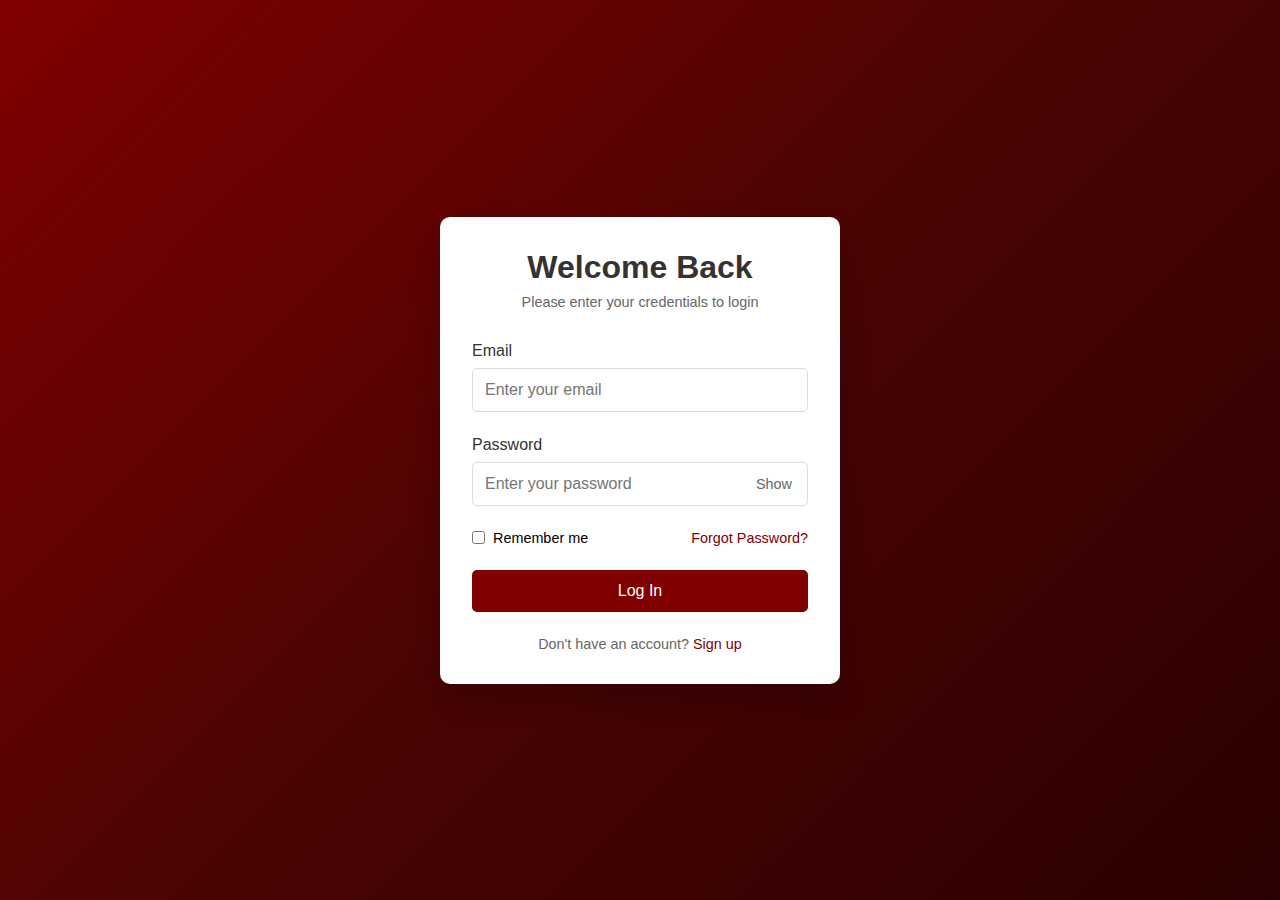
<file: index.html>
<!DOCTYPE html>
<html lang="en">
<head>
    <meta charset="UTF-8">
    <meta name="viewport" content="width=device-width, initial-scale=1.0">
    <title>Login Page</title>
    <style>
        * {
            margin: 0;
            padding: 0;
            box-sizing: border-box;
            font-family: -apple-system, BlinkMacSystemFont, "Segoe UI", Roboto, sans-serif;
        }

        body {
            min-height: 100vh;
            display: flex;
            align-items: center;
            justify-content: center;
            background: linear-gradient(135deg, #800000 0%, #4a0404 50%, #2b0000 100%);
        }

        .login-container {
            background-color: white;
            
            padding: 2rem;
            border-radius: 10px;
            box-shadow: 0 15px 30px rgba(0, 0, 0, 0.2);
            width: 100%;
            max-width: 400px;
            margin: 1rem;
        }

        .login-header {
            text-align: center;
            margin-bottom: 2rem;
        }

        .login-header h1 {
            color: #333;
            font-size: 2rem;
            margin-bottom: 0.5rem;
        }

        .login-header p {
            color: #666;
            font-size: 0.9rem;
        }

        .form-group {
            margin-bottom: 1.5rem;
        }

        .form-group label {
            display: block;
            margin-bottom: 0.5rem;
            color: #333;
            font-weight: 500;
        }

        .form-group input {
            width: 100%;
            padding: 0.75rem;
            border: 1px solid #ddd;
            border-radius: 5px;
            font-size: 1rem;
            transition: border-color 0.3s ease;
        }

        .form-group input:focus {
            outline: none;
            border-color: #800000;
        }

        .password-field-container {
            position: relative;
        }

        .password-toggle {
            position: absolute;
            right: 12px;
            top: 50%;
            transform: translateY(-50%);
            background: none;
            border: none;
            cursor: pointer;
            color: #666;
            font-size: 0.9rem;
            padding: 4px;
        }

        .password-toggle:hover {
            color: #800000;
        }

        .remember-forgot {
            display: flex;
            justify-content: space-between;
            align-items: center;
            margin-bottom: 1.5rem;
            font-size: 0.9rem;
        }

        .remember-me {
            display: flex;
            align-items: center;
            gap: 0.5rem;
        }

        .forgot-password {
            color: #800000;
            text-decoration: none;
        }

        .forgot-password:hover {
            text-decoration: underline;
        }

        .login-button {
            width: 100%;
            padding: 0.75rem;
            background-color: #800000;
            color: white;
            border: none;
            border-radius: 5px;
            font-size: 1rem;
            cursor: pointer;
            transition: background-color 0.3s ease;
        }

        .login-button:hover {
            background-color: #600000;
        }

        .login-button a {
            text-decoration: none;
            color: inherit;
        }

        .signup-link {
            text-align: center;
            margin-top: 1.5rem;
            font-size: 0.9rem;
            color: #666;
        }

        .signup-link a {
            color: #800000;
            text-decoration: none;
        }

        .signup-link a:hover {
            text-decoration: underline;
        }

        @media (max-width: 480px) {
            .login-container {
                margin: 1rem;
                padding: 1.5rem;
            }
        }
    </style>
</head>
<body>
    <div class="login-container">
        <div class="login-header">
            <h1>Welcome Back</h1>
            <p>Please enter your credentials to login</p>
        </div>
        <form>
            <div class="form-group">
                <label for="email">Email</label>
                <input type="email" id="email" name="email" placeholder="Enter your email" required>
            </div>
            <div class="form-group">
                <label for="password">Password</label>
                <div class="password-field-container">
                    <input type="password" id="password" name="password" placeholder="Enter your password" required>
                    <button type="button" class="password-toggle" onclick="togglePassword()">Show</button>
                </div>
            </div>
            <div class="remember-forgot">
                <div class="remember-me">
                    <input type="checkbox" id="remember" name="remember">
                    <label for="remember">Remember me</label>
                </div>
                <a href="#" class="forgot-password">Forgot Password?</a>
            </div>
            <button type="submit" class="login-button" onclick="window.location.href='dashboard.html'">
                Log In
            </button>
            <div class="signup-link">
                Don't have an account? <a href="signup.html">Sign up</a>
            </div>
        </form>
    </div>

    <script>
        function togglePassword() {
            const passwordInput = document.getElementById('password');
            const toggleButton = document.querySelector('.password-toggle');
            
            if (passwordInput.type === 'password') {
                passwordInput.type = 'text';
                toggleButton.textContent = 'Hide';
            } else {
                passwordInput.type = 'password';
                toggleButton.textContent = 'Show';
            }
        }
    </script>
</body>
</html>
</file>
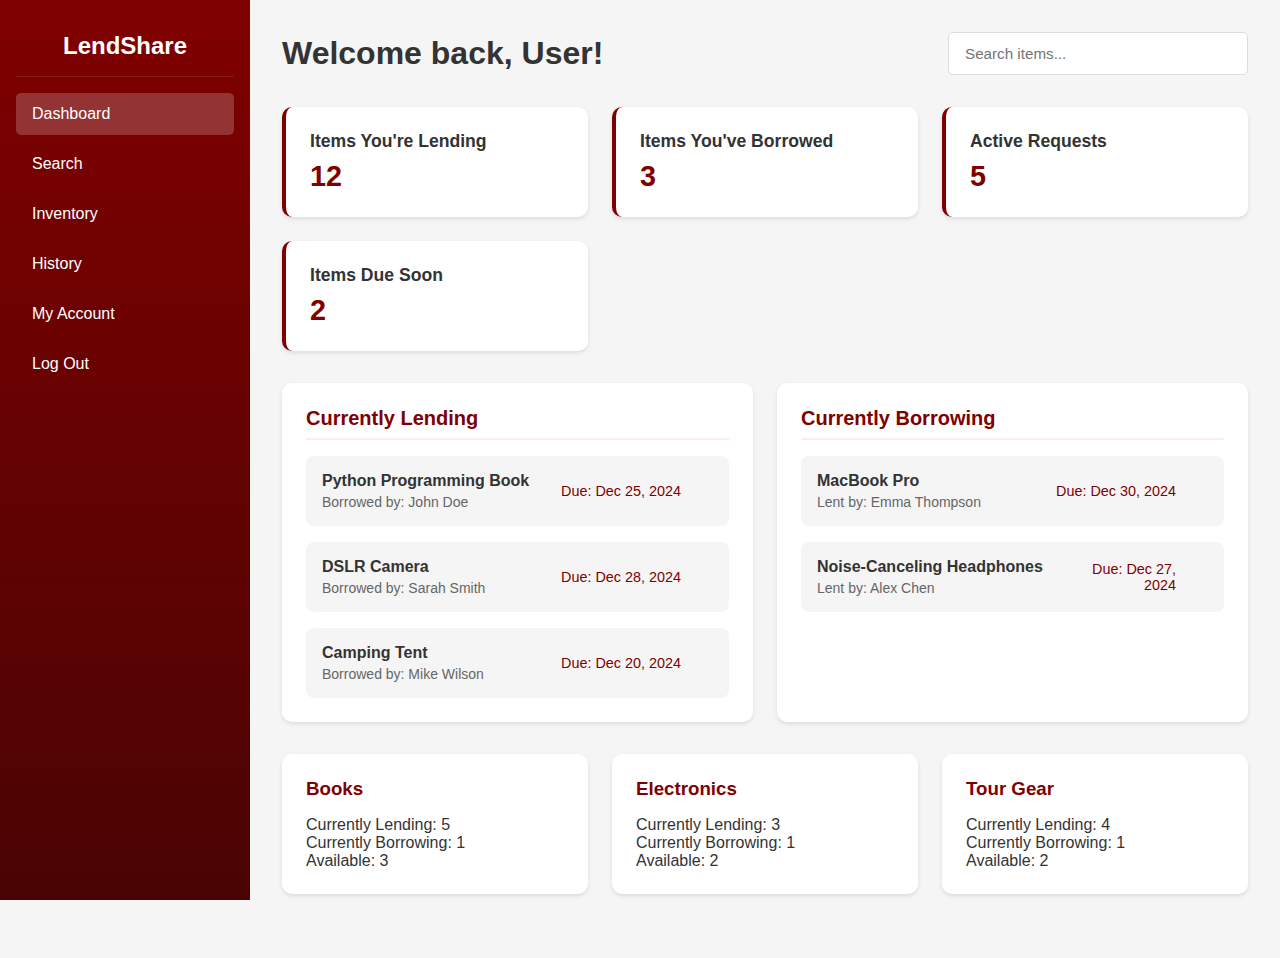
<file: dashboard.html>
<!DOCTYPE html>
<html lang="en">
<head>
    <meta charset="UTF-8">
    <meta name="viewport" content="width=device-width, initial-scale=1.0">
    <title>LendShare - Dashboard</title>
    <style>
        * {
            margin: 0;
            padding: 0;
            box-sizing: border-box;
            font-family: -apple-system, BlinkMacSystemFont, "Segoe UI", Roboto, sans-serif;
        }

        :root {
            --primary-color: #800000;
            --secondary-color: #4a0404;
            --dark-maroon: #2b0000;
            --light-maroon: #ffebeb;
            --text-color: #333;
            --border-color: #dcdde1;
            --bg-light: #f5f5f5;
            --white: #ffffff;
            --shadow-sm: 0 2px 4px rgba(0, 0, 0, 0.1);
            --shadow-md: 0 4px 6px rgba(0, 0, 0, 0.1);
            --transition: all 0.3s ease;
        }

        body {
            background-color: var(--bg-light);
            min-height: 100vh;
            color: var(--text-color);
        }

        /* Sidebar Styles */
        .sidebar {
            position: fixed;
            left: 0;
            top: 0;
            bottom: 0;
            width: 250px;
            background: linear-gradient(180deg, var(--primary-color), var(--secondary-color));
            color: var(--white);
            padding: 1rem;
            transition: var(--transition);
            z-index: 1000;
        }

        .sidebar-header {
            padding: 1rem 0;
            border-bottom: 1px solid rgba(255, 255, 255, 0.1);
            margin-bottom: 1rem;
            text-align: center;
        }

        .sidebar-menu {
            list-style: none;
        }

        .sidebar-menu li {
            margin-bottom: 0.5rem;
        }

        .sidebar-menu a {
            color: var(--white);
            text-decoration: none;
            display: flex;
            align-items: center;
            padding: 0.75rem 1rem;
            border-radius: 5px;
            transition: var(--transition);
        }

        .sidebar-menu a:hover {
            background-color: rgba(255, 255, 255, 0.1);
        }

        .sidebar-menu a.active {
            background-color: rgba(255, 255, 255, 0.2);
        }

        /* Main Content Styles */
        .main-content {
            margin-left: 250px;
            padding: 2rem;
        }

        /* Header Styles */
        .header {
            display: flex;
            justify-content: space-between;
            align-items: center;
            margin-bottom: 2rem;
            flex-wrap: wrap;
            gap: 1rem;
        }

        .search-bar {
            padding: 0.75rem 1rem;
            border: 1px solid var(--border-color);
            border-radius: 5px;
            width: 300px;
            font-size: 0.95rem;
            transition: var(--transition);
        }

        .search-bar:focus {
            outline: none;
            border-color: var(--primary-color);
            box-shadow: var(--shadow-sm);
        }

        /* Stats Grid Styles */
        .stats-grid {
            display: grid;
            grid-template-columns: repeat(auto-fit, minmax(240px, 1fr));
            gap: 1.5rem;
            margin-bottom: 2rem;
        }

        .stat-card {
            background-color: var(--white);
            padding: 1.5rem;
            border-radius: 10px;
            box-shadow: var(--shadow-sm);
            border-left: 4px solid var(--primary-color);
            transition: var(--transition);
        }

        .stat-card:hover {
            box-shadow: var(--shadow-md);
            transform: translateY(-2px);
        }

        .stat-card h3 {
            color: var(--text-color);
            margin-bottom: 0.5rem;
            font-size: 1.1rem;
        }

        .stat-card .value {
            font-size: 1.8rem;
            font-weight: bold;
            color: var(--primary-color);
        }

        /* Items Section Styles */
        .items-section {
            display: grid;
            grid-template-columns: 1fr 1fr;
            gap: 1.5rem;
            margin-bottom: 2rem;
        }

        .items-card {
            background-color: var(--white);
            padding: 1.5rem;
            border-radius: 10px;
            box-shadow: var(--shadow-sm);
        }

        .items-card h3 {
            color: var(--primary-color);
            margin-bottom: 1rem;
            padding-bottom: 0.5rem;
            border-bottom: 2px solid var(--light-maroon);
            font-size: 1.25rem;
        }

        .item-list {
            display: flex;
            flex-direction: column;
            gap: 1rem;
        }

        .item {
            display: grid;
            grid-template-columns: auto 1fr auto auto;
            align-items: center;
            gap: 1rem;
            padding: 1rem;
            background-color: var(--bg-light);
            border-radius: 8px;
            transition: var(--transition);
        }

        .item:hover {
            box-shadow: var(--shadow-sm);
            background-color: var(--white);
        }


        .item-details h4 {
            color: var(--text-color);
            margin-bottom: 0.25rem;
            font-size: 1rem;
        }

        .item-details p {
            color: #666;
            font-size: 0.875rem;
        }

        .due-date {
            color: var(--primary-color);
            font-weight: 500;
            font-size: 0.9rem;
            text-align: right;
        }

        /* Status Indicators */
        .status {
            padding: 0.25rem 0.75rem;
            border-radius: 15px;
            font-size: 0.875rem;
            font-weight: 500;
        }

        .status.borrowed {
            background-color: #ffeaa7;
            color: #b7791f;
        }

        .status.available {
            background-color: #c6f6d5;
            color: #2f855a;
        }

        .status.overdue {
            background-color: #fed7d7;
            color: #c53030;
        }

        /* Categories Grid */
        .categories-grid {
            display: grid;
            grid-template-columns: repeat(auto-fit, minmax(300px, 1fr));
            gap: 1.5rem;
            margin-bottom: 2rem;
        }

        .category-card {
            background-color: var(--white);
            padding: 1.5rem;
            border-radius: 10px;
            box-shadow: var(--shadow-sm);
            transition: var(--transition);
        }

        .category-card:hover {
            box-shadow: var(--shadow-md);
            transform: translateY(-2px);
        }

        .category-card h3 {
            color: var(--primary-color);
            margin-bottom: 1rem;
        }



        /* Responsive Design */
        @media (max-width: 1024px) {
            .items-section {
                grid-template-columns: 1fr;
            }
        }

        @media (max-width: 768px) {
            .sidebar {
                transform: translateX(-100%);
            }

            .main-content {
                margin-left: 0;
            }

            .header {
                flex-direction: column;
                align-items: stretch;
            }

            .search-bar {
                width: 100%;
            }

            .stats-grid {
                grid-template-columns: 1fr;
            }
        }

        /* Animations */
        @keyframes fadeIn {
            from {
                opacity: 0;
                transform: translateY(10px);
            }
            to {
                opacity: 1;
                transform: translateY(0);
            }
        }

        .stat-card, .items-card, .category-card {
            animation: fadeIn 0.3s ease-out;
        }
    </style>
</head>
<body>
    <div class="sidebar">
        <div class="sidebar-header">
            <h2>LendShare</h2>
        </div>
        <ul class="sidebar-menu">
            <li><a href="dashboard.html" class="active">Dashboard</a></li>
            <li><a href="searchpage.html" >Search</a></li>
            <li><a href="inventory.html" >Inventory</a></li>
            <li><a href="history.html">History</a></li>
            <li><a href="my_account.html">My Account</a></li>
            <li><a href="index.html">Log Out</a></li>
        </ul>
    </div>

    <div class="main-content">
        <div class="header">
            <h1>Welcome back, User!</h1>
            <input type="search" class="search-bar" placeholder="Search items...">
        </div>

        <div class="stats-grid">
            <div class="stat-card">
                <h3>Items You're Lending</h3>
                <div class="value">12</div>
            </div>
            <div class="stat-card">
                <h3>Items You've Borrowed</h3>
                <div class="value">3</div>
            </div>
            <div class="stat-card">
                <h3>Active Requests</h3>
                <div class="value">5</div>
            </div>
            <div class="stat-card">
                <h3>Items Due Soon</h3>
                <div class="value">2</div>
            </div>
        </div>

        <div class="items-section">
            <!-- Currently Lending Section -->
            <div class="items-card">
                <h3>Currently Lending</h3>
                <div class="item-list">
                    <div class="item">
                        
                        <div class="item-details">
                            <h4>Python Programming Book</h4>
                            <p>Borrowed by: John Doe</p>
                        </div>
                        <div class="due-date">Due: Dec 25, 2024</div>
                        
                    </div>
                    <div class="item">

                        <div class="item-details">
                            <h4>DSLR Camera</h4>
                            <p>Borrowed by: Sarah Smith</p>
                        </div>
                        <div class="due-date">Due: Dec 28, 2024</div>

                    </div>
                    <div class="item">
                        <div class="item-details">
                            <h4>Camping Tent</h4>
                            <p>Borrowed by: Mike Wilson</p>
                        </div>
                        <div class="due-date">Due: Dec 20, 2024</div>

                    </div>
                </div>
            </div>

            <!-- Currently Borrowing Section -->
            <div class="items-card">
                <h3>Currently Borrowing</h3>
                <div class="item-list">
                    <div class="item">
                        <div class="item-details">
                            <h4>MacBook Pro</h4>
                            <p>Lent by: Emma Thompson</p>
                        </div>
                        <div class="due-date">Due: Dec 30, 2024</div>

                    </div>
                    <div class="item">

                        <div class="item-details">
                            <h4>Noise-Canceling Headphones</h4>
                            <p>Lent by: Alex Chen</p>
                        </div>
                        <div class="due-date">Due: Dec 27, 2024</div>

                    </div>
                </div>
            </div>
        </div>

        <div class="categories-grid">
            <div class="category-card">
                <h3>Books</h3>
                <p>Currently Lending: 5</p>
                <p>Currently Borrowing: 1</p>
                <p>Available: 3</p>
            </div>
            <div class="category-card">
                <h3>Electronics</h3>
                <p>Currently Lending: 3</p>
                <p>Currently Borrowing: 1</p>
                <p>Available: 2</p>
            </div>
            <div class="category-card">
                <h3>Tour Gear</h3>
                <p>Currently Lending: 4</p>
                <p>Currently Borrowing: 1</p>
                <p>Available: 2</p>
            </div>
        </div>
</body>
</file>
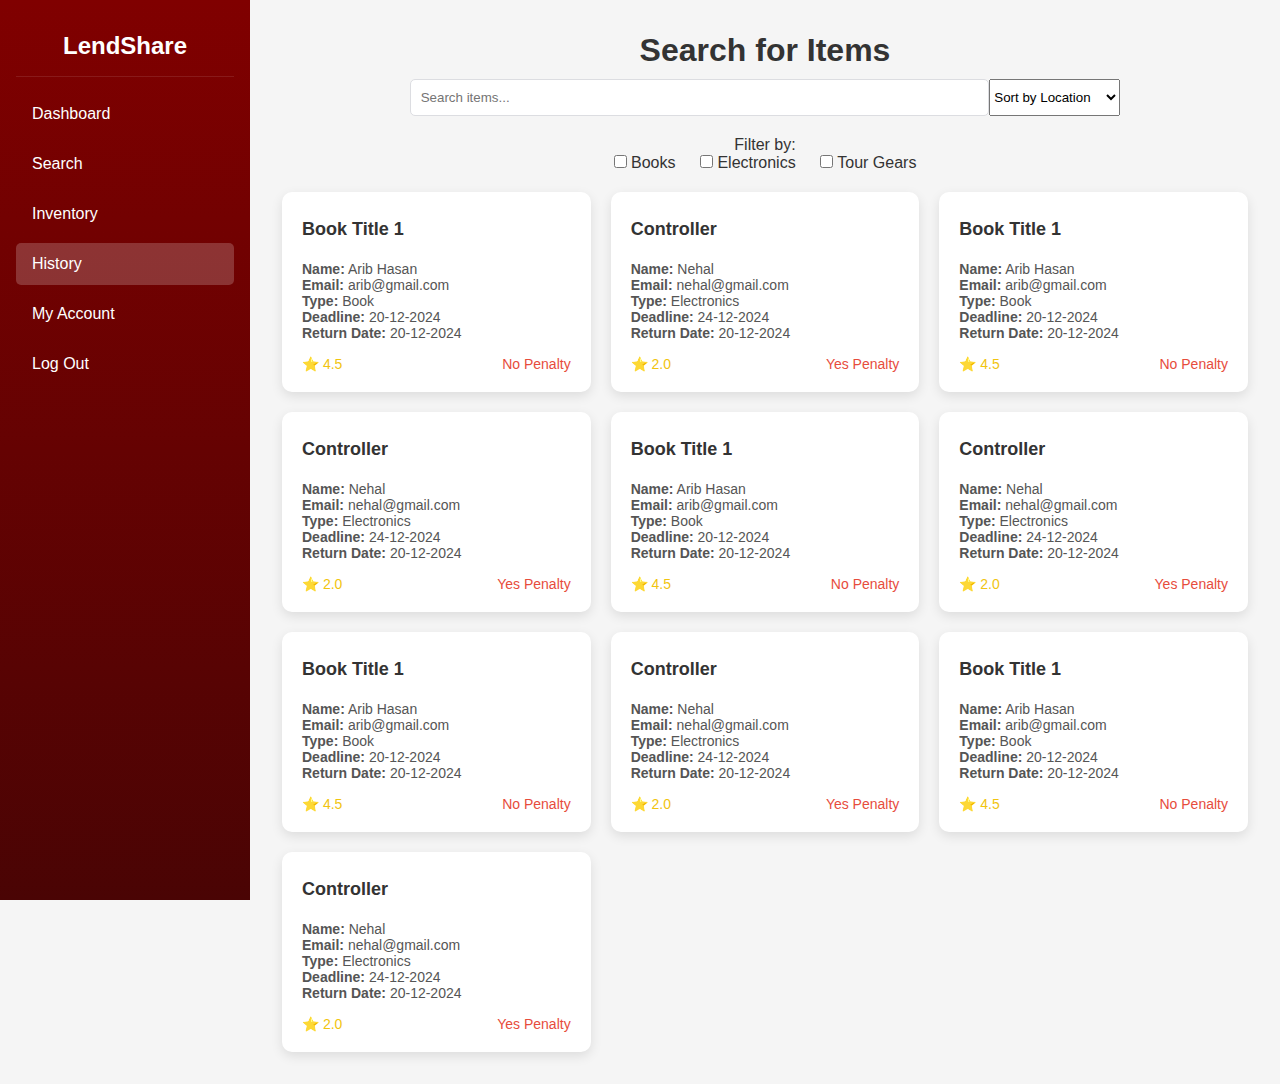
<file: history.html>
<!DOCTYPE html>
<html lang="en">
<head>
    <meta charset="UTF-8">
    <meta name="viewport" content="width=device-width, initial-scale=1.0">
    <title>History</title>
    <style>
        * {
            margin: 0;
            padding: 0;
            box-sizing: border-box;
            font-family: -apple-system, BlinkMacSystemFont, "Segoe UI", Roboto, sans-serif;
        }

        :root {
            --primary-color: #800000;
            --secondary-color: #4a0404;
            --dark-maroon: #2b0000;
            --light-maroon: #ffebeb;
            --text-color: #333;
            --border-color: #dcdde1;
            --bg-light: #f5f5f5;
            --white: #ffffff;
            --shadow-sm: 0 2px 4px rgba(0, 0, 0, 0.1);
            --shadow-md: 0 4px 6px rgba(0, 0, 0, 0.1);
            --transition: all 0.3s ease;
        }

        body {
            background-color: var(--bg-light);
            min-height: 100vh;
            color: var(--text-color);
        }
        h1{
            text-align: center;
            padding-bottom: 10px;
        }

        /* Sidebar Styles */
        .sidebar {
            position: fixed;
            left: 0;
            top: 0;
            bottom: 0;
            width: 250px;
            background: linear-gradient(180deg, var(--primary-color), var(--secondary-color));
            color: var(--white);
            padding: 1rem;
            transition: var(--transition);
            z-index: 1000;
        }

        .sidebar-header {
            padding: 1rem 0;
            border-bottom: 1px solid rgba(255, 255, 255, 0.1);
            margin-bottom: 1rem;
            text-align: center;
        }

        .sidebar-menu {
            list-style: none;
        }

        .sidebar-menu li {
            margin-bottom: 0.5rem;
        }

        .sidebar-menu a {
            color: var(--white);
            text-decoration: none;
            display: flex;
            align-items: center;
            padding: 0.75rem 1rem;
            border-radius: 5px;
            transition: var(--transition);
        }

        .sidebar-menu a:hover {
            background-color: rgba(255, 255, 255, 0.1);
        }

        .sidebar-menu a.active {
            background-color: rgba(255, 255, 255, 0.2);
        }

        /* Main Content Styles */
        .main-content {
            margin-left: 250px;
            padding: 2rem;
        }

        /* Header Styles */
        .header {
            display: flex;
            justify-content: space-between;
            align-items: center;
            margin-bottom: 2rem;
            flex-wrap: wrap;
            gap: 1rem;
        }

        .search-filter {
            display: flex;
            justify-content: center;
            margin-bottom: 20px;
        }

        .search-bar {
            width: 60%;
            padding: 10px;
            border: 1px solid var(--border-color);
            border-radius: 5px;
        }

        .filter-section {
            margin-bottom: 20px;
            text-align: center;
        }

        .filter-section label {
            margin: 0 10px;
        }

        /* Items Grid */
        .items-grid {
            display: grid;
            grid-template-columns: repeat(3, 1fr); /* 3 items per row */
            gap: 20px;
            padding: 20px;
        }

        .item-card {
            background-color: #fff;
            border: 1px solid #ccc;
            border-radius: 10px;
            box-shadow: 0 4px 6px rgba(0, 0, 0, 0.1);
            padding: 15px;
            text-align: center;
            transition: transform 0.2s ease;
        }

        .item-card:hover {
            transform: scale(1.05);
        }

        .item-title {
            font-size: 1.2em;
            color: #333;
        }

        .item-location {
            color: #666;
            margin: 10px 0;
        }

        .btn-primary {
            background-color: #800000; /* Maroon */
            color: #fff;
            border: none;
            padding: 10px 15px;
            border-radius: 5px;
            cursor: pointer;
            font-size: 1em;
        }

        .btn-primary:hover {
            background-color: #660000; /* Darker Maroon */
        }

        /* Media Queries */
        @media (max-width: 768px) {
            .sidebar {
                transform: translateX(-100%);
            }

            .main-content {
                margin-left: 0;
            }

            .inventory-list {
                grid-template-columns: repeat(2, 1fr);
            }
        }

        @media (max-width: 480px) {
            .inventory-list {
                grid-template-columns: 1fr;
            }
        }
        .status{
            font-weight: bold;
            color: #2e8b57;
        }
        .status.unavailable{
            color: #d9534f;
        }
        .btn-primary {
            background-color: #800000; /* Maroon */
            color: #fff;
            border: none;
            padding: 10px 15px;
            border-radius: 5px;
            margin-top: 10px;
            cursor: pointer;
            font-size: 1em;
            text-decoration: none;
        }
        .btn-primary a {
            text-decoration: none;
            color: inherit;
        }

        .btn-primary:hover {
            background-color: #660000; /* Darker Maroon */
        }
        table {
            width: 100%;
            border-collapse: collapse;
            margin-bottom: 2rem;
        }

        table th, table td {
            padding: 1rem;
            text-align: center;
            border: 1px solid #ccc;
        }

        table th {
            background-color: #800000;
            color: #fff;
        }

        table tbody tr:nth-child(odd) {
            background-color: #f9f9f9;
        }

        table tbody tr:hover {
            background-color: #f1f1f1;
        }

        .status {
            font-weight: bold;
            padding: 0.5rem 1rem;
            border-radius: 5px;
            color: #fff;
        }

        .status.lent {
            background-color: #4caf50;
        }

        .status.borrowed {
            background-color: #ff9800;
        }
 /* Card layout styles */
        .history-cards {
            display: grid;
            grid-template-columns: repeat(auto-fill, minmax(250px, 1fr));
            gap: 20px;
            margin-top: 20px;
        }

        .card {
            background-color: #fff;
            border-radius: 10px;
            box-shadow: 0 4px 12px rgba(0, 0, 0, 0.1);
            padding: 20px;
            transition: transform 0.3s ease, box-shadow 0.3s ease;
        }

        .card:hover {
            transform: translateY(-5px);
            box-shadow: 0 8px 15px rgba(0, 0, 0, 0.2);
        }

        .card-header {
            display: flex;
            justify-content: space-between;
            align-items: center;
            margin-bottom: 15px;
        }

        .card-header h3 {
            font-size: 18px;
            color: #333;
        }

        .card-body {
            font-size: 14px;
            color: #555;
            margin-bottom: 15px;
        }

        .card-footer {
            display: flex;
            justify-content: space-between;
            align-items: center;
            font-size: 14px;
            color: #333;
        }

        .card-footer .rating {
            color: #f1c40f;
        }

        .card-footer .penalty {
            color: #e74c3c;
        }
        /* Animations */
        @keyframes fadeIn {
            from {
                opacity: 0;
                transform: translateY(10px);
            }
            to {
                opacity: 1;
                transform: translateY(0);
            }
        }

        .card {
            animation: fadeIn 0.3s ease-out;
        }
    </style>
</head>
<body>
    <div class="sidebar">
        <div class="sidebar-header">
            <h2>LendShare</h2>
        </div>
        <ul class="sidebar-menu">
            <li><a href="dashboard.html">Dashboard</a></li>
            <li><a href="searchpage.html">Search</a></li>
            <li><a href="inventory.html">Inventory</a></li>
            <li><a href="history.html"  class="active">History</a></li>
            <li><a href="my_account.html">My Account</a></li>
            <li><a href="index.html">Log Out</a></li>
        </ul>
    </div>
    <div class="main-content">
        <h1>Search for Items</h1>
        <!-- Search and Filter Section -->
        <div class="search-filter">
            <input type="text" placeholder="Search items..." id="search-bar" class="search-bar">
            <select id="sort-options" class="sort-options">
                <option value="location">Sort by Location</option>
                <option value="availability">Sort by Availability</option>
            </select>
        </div>
        <div class="filter-section">
            <p>Filter by:</p>
            <label><input type="checkbox" value="book"> Books</label>
            <label><input type="checkbox" value="electronic"> Electronics</label>
            <label><input type="checkbox" value="tour"> Tour Gears</label>
        </div>

        <!-- History Cards -->
        <div class="history-cards">
            <!-- Example Card 1 -->
            <div class="card">
                <div class="card-header">
                    <h3>Book Title 1</h3>
                    <span class="status">Returned</span>
                </div>
                <div class="card-body">
                    <p><strong>Name:</strong> Arib Hasan</p>
                    <p><strong>Email:</strong> arib@gmail.com</p>
                    <p><strong>Type:</strong> Book</p>
                    <p><strong>Deadline:</strong> 20-12-2024</p>
                    <p><strong>Return Date:</strong> 20-12-2024</p>
                </div>
                <div class="card-footer">
                    <span class="rating">⭐ 4.5</span>
                    <span class="penalty">No Penalty</span>
                </div>
            </div>

            <!-- Example Card 2 -->
            <div class="card">
                <div class="card-header">
                    <h3>Controller</h3>
                    <span class="status">Late</span>
                </div>
                <div class="card-body">
                    <p><strong>Name:</strong> Nehal</p>
                    <p><strong>Email:</strong> nehal@gmail.com</p>
                    <p><strong>Type:</strong> Electronics</p>
                    <p><strong>Deadline:</strong> 24-12-2024</p>
                    <p><strong>Return Date:</strong> 20-12-2024</p>
                </div>
                <div class="card-footer">
                    <span class="rating">⭐ 2.0</span>
                    <span class="penalty">Yes Penalty</span>
                </div>
            </div>

            <!-- Example Card 1 -->
            <div class="card">
                <div class="card-header">
                    <h3>Book Title 1</h3>
                    <span class="status">Returned</span>
                </div>
                <div class="card-body">
                    <p><strong>Name:</strong> Arib Hasan</p>
                    <p><strong>Email:</strong> arib@gmail.com</p>
                    <p><strong>Type:</strong> Book</p>
                    <p><strong>Deadline:</strong> 20-12-2024</p>
                    <p><strong>Return Date:</strong> 20-12-2024</p>
                </div>
                <div class="card-footer">
                    <span class="rating">⭐ 4.5</span>
                    <span class="penalty">No Penalty</span>
                </div>
            </div>

            <!-- Example Card 2 -->
            <div class="card">
                <div class="card-header">
                    <h3>Controller</h3>
                    <span class="status">Late</span>
                </div>
                <div class="card-body">
                    <p><strong>Name:</strong> Nehal</p>
                    <p><strong>Email:</strong> nehal@gmail.com</p>
                    <p><strong>Type:</strong> Electronics</p>
                    <p><strong>Deadline:</strong> 24-12-2024</p>
                    <p><strong>Return Date:</strong> 20-12-2024</p>
                </div>
                <div class="card-footer">
                    <span class="rating">⭐ 2.0</span>
                    <span class="penalty">Yes Penalty</span>
                </div>
            </div>
            <!-- Example Card 1 -->
            <div class="card">
                <div class="card-header">
                    <h3>Book Title 1</h3>
                    <span class="status">Returned</span>
                </div>
                <div class="card-body">
                    <p><strong>Name:</strong> Arib Hasan</p>
                    <p><strong>Email:</strong> arib@gmail.com</p>
                    <p><strong>Type:</strong> Book</p>
                    <p><strong>Deadline:</strong> 20-12-2024</p>
                    <p><strong>Return Date:</strong> 20-12-2024</p>
                </div>
                <div class="card-footer">
                    <span class="rating">⭐ 4.5</span>
                    <span class="penalty">No Penalty</span>
                </div>
            </div>

            <!-- Example Card 2 -->
            <div class="card">
                <div class="card-header">
                    <h3>Controller</h3>
                    <span class="status">Late</span>
                </div>
                <div class="card-body">
                    <p><strong>Name:</strong> Nehal</p>
                    <p><strong>Email:</strong> nehal@gmail.com</p>
                    <p><strong>Type:</strong> Electronics</p>
                    <p><strong>Deadline:</strong> 24-12-2024</p>
                    <p><strong>Return Date:</strong> 20-12-2024</p>
                </div>
                <div class="card-footer">
                    <span class="rating">⭐ 2.0</span>
                    <span class="penalty">Yes Penalty</span>
                </div>
            </div>
            <!-- Example Card 1 -->
            <div class="card">
                <div class="card-header">
                    <h3>Book Title 1</h3>
                    <span class="status">Returned</span>
                </div>
                <div class="card-body">
                    <p><strong>Name:</strong> Arib Hasan</p>
                    <p><strong>Email:</strong> arib@gmail.com</p>
                    <p><strong>Type:</strong> Book</p>
                    <p><strong>Deadline:</strong> 20-12-2024</p>
                    <p><strong>Return Date:</strong> 20-12-2024</p>
                </div>
                <div class="card-footer">
                    <span class="rating">⭐ 4.5</span>
                    <span class="penalty">No Penalty</span>
                </div>
            </div>

            <!-- Example Card 2 -->
            <div class="card">
                <div class="card-header">
                    <h3>Controller</h3>
                    <span class="status">Late</span>
                </div>
                <div class="card-body">
                    <p><strong>Name:</strong> Nehal</p>
                    <p><strong>Email:</strong> nehal@gmail.com</p>
                    <p><strong>Type:</strong> Electronics</p>
                    <p><strong>Deadline:</strong> 24-12-2024</p>
                    <p><strong>Return Date:</strong> 20-12-2024</p>
                </div>
                <div class="card-footer">
                    <span class="rating">⭐ 2.0</span>
                    <span class="penalty">Yes Penalty</span>
                </div>
            </div>
            <!-- Example Card 1 -->
            <div class="card">
                <div class="card-header">
                    <h3>Book Title 1</h3>
                    <span class="status">Returned</span>
                </div>
                <div class="card-body">
                    <p><strong>Name:</strong> Arib Hasan</p>
                    <p><strong>Email:</strong> arib@gmail.com</p>
                    <p><strong>Type:</strong> Book</p>
                    <p><strong>Deadline:</strong> 20-12-2024</p>
                    <p><strong>Return Date:</strong> 20-12-2024</p>
                </div>
                <div class="card-footer">
                    <span class="rating">⭐ 4.5</span>
                    <span class="penalty">No Penalty</span>
                </div>
            </div>

            <!-- Example Card 2 -->
            <div class="card">
                <div class="card-header">
                    <h3>Controller</h3>
                    <span class="status">Late</span>
                </div>
                <div class="card-body">
                    <p><strong>Name:</strong> Nehal</p>
                    <p><strong>Email:</strong> nehal@gmail.com</p>
                    <p><strong>Type:</strong> Electronics</p>
                    <p><strong>Deadline:</strong> 24-12-2024</p>
                    <p><strong>Return Date:</strong> 20-12-2024</p>
                </div>
                <div class="card-footer">
                    <span class="rating">⭐ 2.0</span>
                    <span class="penalty">Yes Penalty</span>
                </div>
            </div>
            <!-- More Cards can be added here -->
        </div>
</body>
</html>
</file>
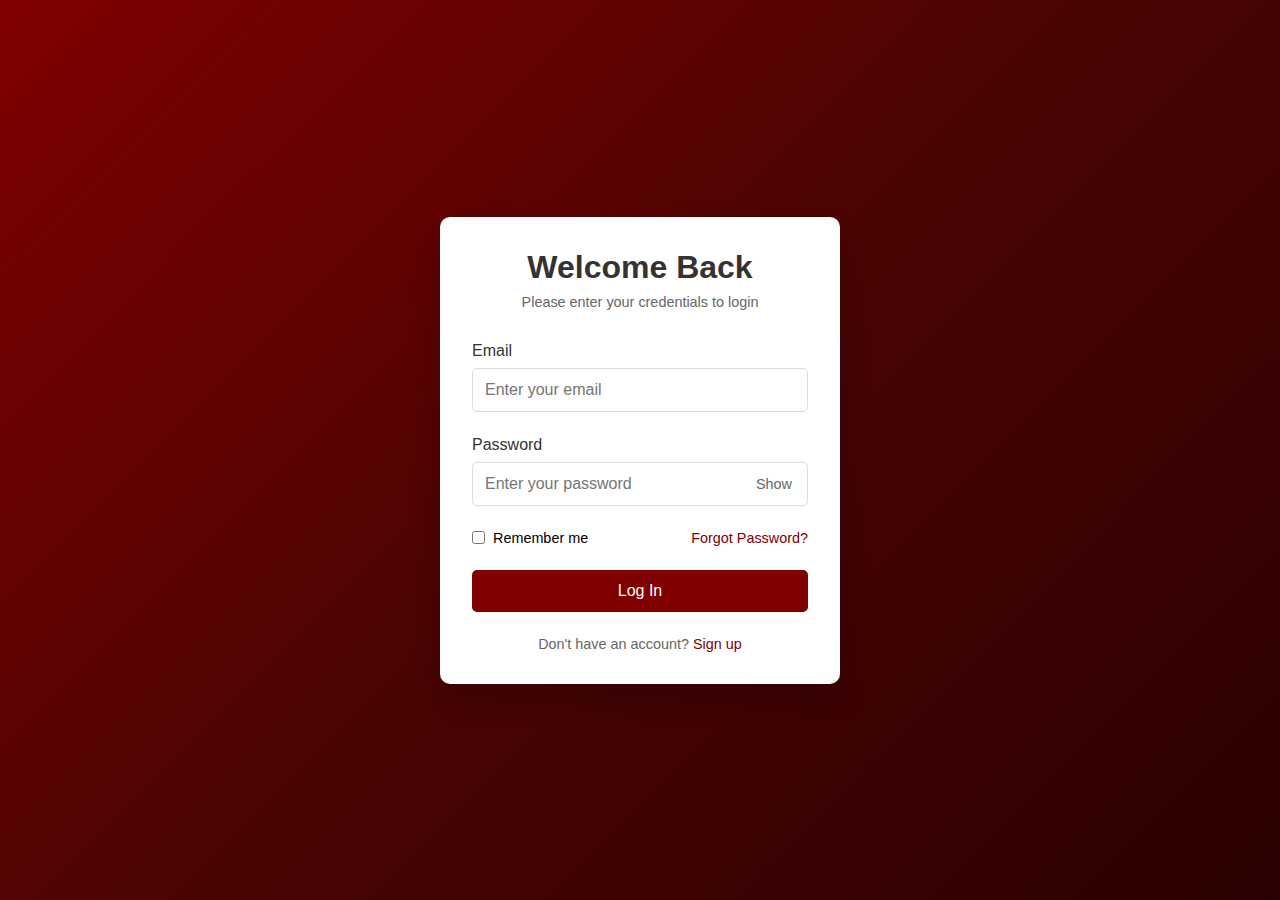
<file: login.html>
<!DOCTYPE html>
<html lang="en">
<head>
    <meta charset="UTF-8">
    <meta name="viewport" content="width=device-width, initial-scale=1.0">
    <title>Login Page</title>
    <style>
        * {
            margin: 0;
            padding: 0;
            box-sizing: border-box;
            font-family: -apple-system, BlinkMacSystemFont, "Segoe UI", Roboto, sans-serif;
        }

        body {
            min-height: 100vh;
            display: flex;
            align-items: center;
            justify-content: center;
            background: linear-gradient(135deg, #800000 0%, #4a0404 50%, #2b0000 100%);
        }

        .login-container {
            background-color: white;
            padding: 2rem;
            border-radius: 10px;
            box-shadow: 0 15px 30px rgba(0, 0, 0, 0.2);
            width: 100%;
            max-width: 400px;
            margin: 1rem;
        }

        .login-header {
            text-align: center;
            margin-bottom: 2rem;
        }

        .login-header h1 {
            color: #333;
            font-size: 2rem;
            margin-bottom: 0.5rem;
        }

        .login-header p {
            color: #666;
            font-size: 0.9rem;
        }

        .form-group {
            margin-bottom: 1.5rem;
        }

        .form-group label {
            display: block;
            margin-bottom: 0.5rem;
            color: #333;
            font-weight: 500;
        }

        .form-group input {
            width: 100%;
            padding: 0.75rem;
            border: 1px solid #ddd;
            border-radius: 5px;
            font-size: 1rem;
            transition: border-color 0.3s ease;
        }

        .form-group input:focus {
            outline: none;
            border-color: #800000;
        }

        .password-field-container {
            position: relative;
        }

        .password-toggle {
            position: absolute;
            right: 12px;
            top: 50%;
            transform: translateY(-50%);
            background: none;
            border: none;
            cursor: pointer;
            color: #666;
            font-size: 0.9rem;
            padding: 4px;
        }

        .password-toggle:hover {
            color: #800000;
        }

        .remember-forgot {
            display: flex;
            justify-content: space-between;
            align-items: center;
            margin-bottom: 1.5rem;
            font-size: 0.9rem;
        }

        .remember-me {
            display: flex;
            align-items: center;
            gap: 0.5rem;
        }

        .forgot-password {
            color: #800000;
            text-decoration: none;
        }

        .forgot-password:hover {
            text-decoration: underline;
        }

        .login-button {
            width: 100%;
            padding: 0.75rem;
            background-color: #800000;
            color: white;
            border: none;
            border-radius: 5px;
            font-size: 1rem;
            cursor: pointer;
            transition: background-color 0.3s ease;
        }

        .login-button:hover {
            background-color: #600000;
        }

        .login-button a {
            text-decoration: none;
            color: inherit;
        }

        .signup-link {
            text-align: center;
            margin-top: 1.5rem;
            font-size: 0.9rem;
            color: #666;
        }

        .signup-link a {
            color: #800000;
            text-decoration: none;
        }

        .signup-link a:hover {
            text-decoration: underline;
        }

        @media (max-width: 480px) {
            .login-container {
                margin: 1rem;
                padding: 1.5rem;
            }
        }
    </style>
</head>
<body>
    <div class="login-container">
        <div class="login-header">
            <h1>Welcome Back</h1>
            <p>Please enter your credentials to login</p>
        </div>
        <form>
            <div class="form-group">
                <label for="email">Email</label>
                <input type="email" id="email" name="email" placeholder="Enter your email" required>
            </div>
            <div class="form-group">
                <label for="password">Password</label>
                <div class="password-field-container">
                    <input type="password" id="password" name="password" placeholder="Enter your password" required>
                    <button type="button" class="password-toggle" onclick="togglePassword()">Show</button>
                </div>
            </div>
            <div class="remember-forgot">
                <div class="remember-me">
                    <input type="checkbox" id="remember" name="remember">
                    <label for="remember">Remember me</label>
                </div>
                <a href="#" class="forgot-password">Forgot Password?</a>
            </div>
            <button type="submit" class="login-button">
                <a href="searchpage.html">Log In</a>
            </button>
            <div class="signup-link">
                Don't have an account? <a href="signup.html">Sign up</a>
            </div>
        </form>
    </div>

    <script>
        function togglePassword() {
            const passwordInput = document.getElementById('password');
            const toggleButton = document.querySelector('.password-toggle');
            
            if (passwordInput.type === 'password') {
                passwordInput.type = 'text';
                toggleButton.textContent = 'Hide';
            } else {
                passwordInput.type = 'password';
                toggleButton.textContent = 'Show';
            }
        }
    </script>
</body>
</html>
</file>
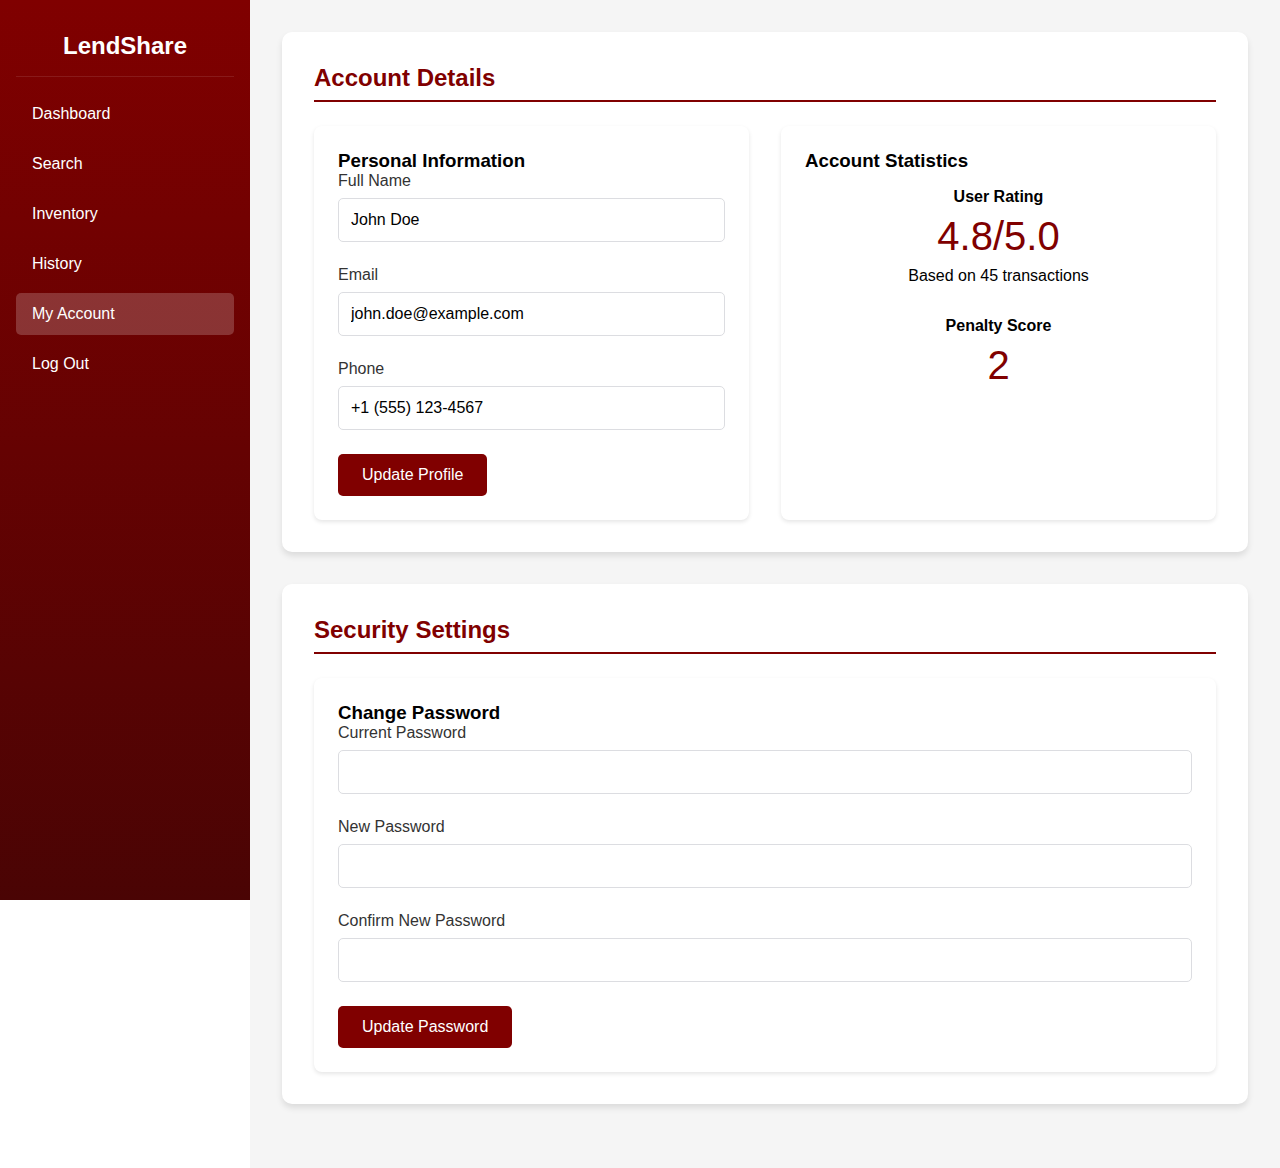
<file: my_account.html>
<!DOCTYPE html>
<html lang="en">
<head>
    <meta charset="UTF-8">
    <meta name="viewport" content="width=device-width, initial-scale=1.0">
    <title>My Account - LendShare</title>
    <style>
        * {
            margin: 0;
            padding: 0;
            box-sizing: border-box;
            font-family: -apple-system, BlinkMacSystemFont, "Segoe UI", Roboto, sans-serif;
        }

        :root {
            --primary-color: #800000;
            --secondary-color: #4a0404;
            --dark-maroon: #2b0000;
            --light-maroon: #ffebeb;
            --text-color: #333;
            --border-color: #dcdde1;
            --bg-light: #f5f5f5;
            --white: #ffffff;
            --shadow-sm: 0 2px 4px rgba(0, 0, 0, 0.1);
            --shadow-md: 0 4px 6px rgba(0, 0, 0, 0.1);
            --transition: all 0.3s ease;
        }

        /* Reusing your existing styles */
        .sidebar {
            position: fixed;
            left: 0;
            top: 0;
            bottom: 0;
            width: 250px;
            background: linear-gradient(180deg, var(--primary-color), var(--secondary-color));
            color: var(--white);
            padding: 1rem;
            transition: var(--transition);
            z-index: 1000;
        }

        .sidebar-header {
            padding: 1rem 0;
            border-bottom: 1px solid rgba(255, 255, 255, 0.1);
            margin-bottom: 1rem;
            text-align: center;
        }

        .sidebar-menu {
            list-style: none;
        }

        .sidebar-menu li {
            margin-bottom: 0.5rem;
        }

        .sidebar-menu a {
            color: var(--white);
            text-decoration: none;
            display: flex;
            align-items: center;
            padding: 0.75rem 1rem;
            border-radius: 5px;
            transition: var(--transition);
        }

        .sidebar-menu a:hover {
            background-color: rgba(255, 255, 255, 0.1);
        }

        .sidebar-menu a.active {
            background-color: rgba(255, 255, 255, 0.2);
        }

        .main-content {
            margin-left: 250px;
            padding: 2rem;
            background-color: var(--bg-light);
            min-height: 100vh;
        }

        /* New styles for account page */
        .account-section {
            background: var(--white);
            border-radius: 10px;
            padding: 2rem;
            margin-bottom: 2rem;
            box-shadow: var(--shadow-md);
        }

        .section-title {
            color: var(--primary-color);
            margin-bottom: 1.5rem;
            padding-bottom: 0.5rem;
            border-bottom: 2px solid var(--primary-color);
        }

        .profile-info {
            display: grid;
            grid-template-columns: repeat(auto-fit, minmax(250px, 1fr));
            gap: 2rem;
        }

        .info-card {
            background: var(--white);
            padding: 1.5rem;
            border-radius: 8px;
            box-shadow: var(--shadow-sm);
        }

        .score-card {
            text-align: center;
            padding: 1rem;
        }

        .score-value {
            font-size: 2.5rem;
            color: var(--primary-color);
            margin: 0.5rem 0;
        }

        .form-group {
            margin-bottom: 1.5rem;
        }

        .form-group label {
            display: block;
            margin-bottom: 0.5rem;
            color: var(--text-color);
            font-weight: 500;
        }

        .form-group input {
            width: 100%;
            padding: 0.75rem;
            border: 1px solid var(--border-color);
            border-radius: 5px;
            font-size: 1rem;
        }

        .btn {
            background-color: var(--primary-color);
            color: var(--white);
            border: none;
            padding: 0.75rem 1.5rem;
            border-radius: 5px;
            cursor: pointer;
            font-size: 1rem;
            transition: var(--transition);
        }

        .btn:hover {
            background-color: var(--secondary-color);
        }

        /* Responsive Design */
        @media (max-width: 768px) {
            .sidebar {
                transform: translateX(-100%);
            }

            .main-content {
                margin-left: 0;
            }

            .profile-info {
                grid-template-columns: 1fr;
            }
        }
    </style>
</head>
<body>
    <div class="sidebar">
        <div class="sidebar-header">
            <h2>LendShare</h2>
        </div>
        <ul class="sidebar-menu">
            <li><a href="dashboard.html">Dashboard</a></li>
            <li><a href="searchpage.html">Search</a></li>
            <li><a href="inventory.html">Inventory</a></li>
            <li><a href="history.html">History</a></li>
            <li><a href="my_account.html" class="active">My Account</a></li>
            <li><a href="index.html">Log Out</a></li>
        </ul>
    </div>

    <div class="main-content">
        <div class="account-section">
            <h2 class="section-title">Account Details</h2>
            <div class="profile-info">
                <div class="info-card">
                    <h3>Personal Information</h3>
                    <div class="form-group">
                        <label>Full Name</label>
                        <input type="text" value="John Doe" readonly>
                    </div>
                    <div class="form-group">
                        <label>Email</label>
                        <input type="email" value="john.doe@example.com" readonly>
                    </div>
                    <div class="form-group">
                        <label>Phone</label>
                        <input type="tel" value="+1 (555) 123-4567" readonly>
                    </div>
                    <button class="btn">Update Profile</button>
                </div>

                <div class="info-card">
                    <h3>Account Statistics</h3>
                    <div class="score-card">
                        <h4>User Rating</h4>
                        <div class="score-value">4.8/5.0</div>
                        <p>Based on 45 transactions</p>
                    </div>
                    <div class="score-card">
                        <h4>Penalty Score</h4>
                        <div class="score-value">2</div>

                    </div>
                </div>
            </div>
        </div>

        <div class="account-section">
            <h2 class="section-title">Security Settings</h2>
            <div class="profile-info">
                <div class="info-card">
                    <h3>Change Password</h3>
                    <div class="form-group">
                        <label>Current Password</label>
                        <input type="password">
                    </div>
                    <div class="form-group">
                        <label>New Password</label>
                        <input type="password">
                    </div>
                    <div class="form-group">
                        <label>Confirm New Password</label>
                        <input type="password">
                    </div>
                    <button class="btn">Update Password</button>
                </div>
            </div>
        </div>
    </div>
</body>
</html>
</file>
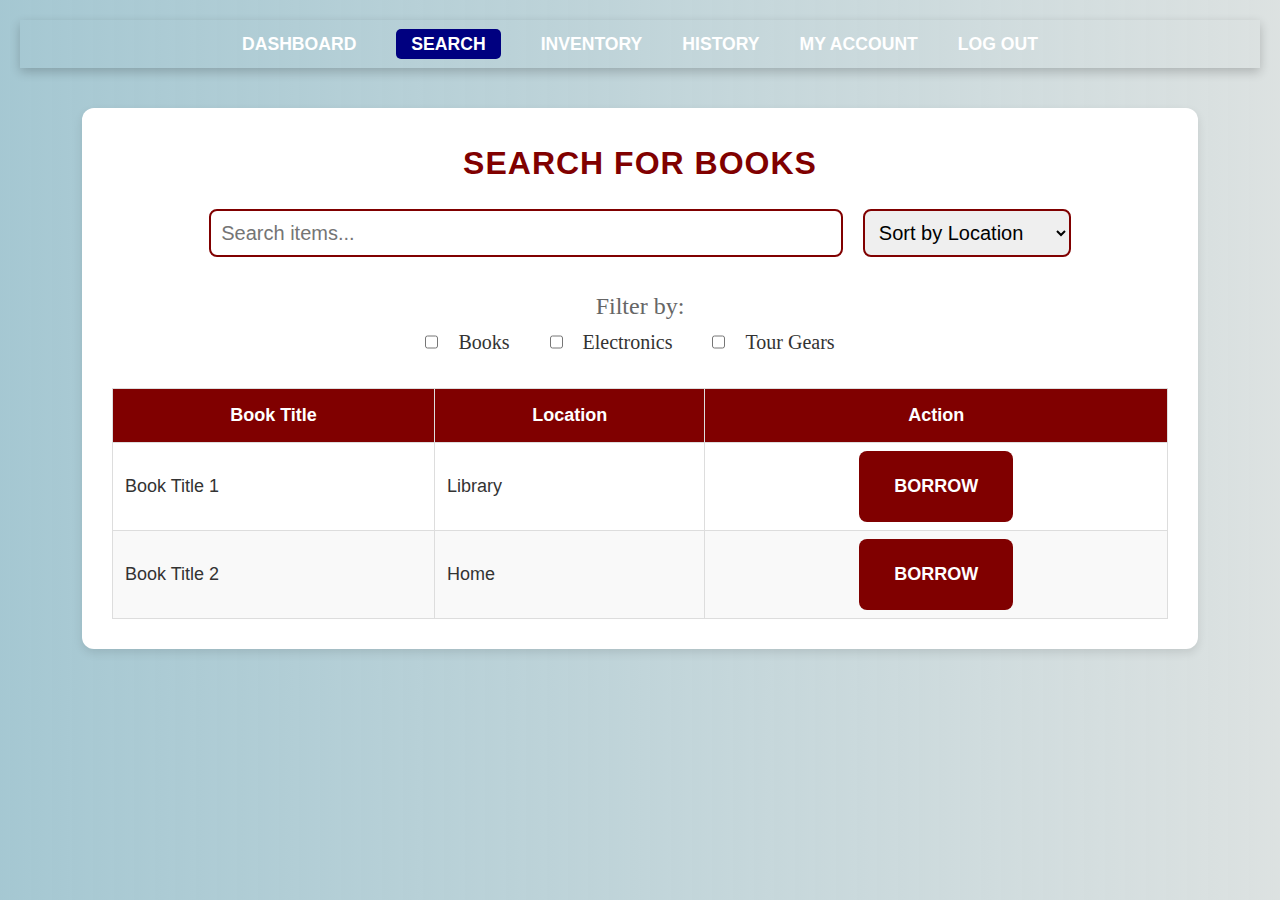
<file: test.html>
<!DOCTYPE html>
<html lang="en">
<head>
    <meta charset="UTF-8">
    <meta name="viewport" content="width=device-width, initial-scale=1.0">
    <title>Search Page</title>
    <link rel="stylesheet" href="styles.css">
</head>
<body>
    <!-- Navigation Bar -->
    <nav>
        <ul>
            <li><a href="dashboard.html">Dashboard</a></li>
            <li><a href="search page.html" class="active">Search</a></li>
            <li><a href="inventory.html">Inventory</a></li>
            <li><a href="history.html">History</a></li>
            <li><a href="my_account.html">My Account</a></li>
            <li><a href="login.html">Log Out</a></li>
            
        </ul>
    </nav>

    <!-- Books Page Content -->
    <div class="container-home">
        <h1>Search for Books</h1>

        <!-- Search Bar and Sorting Options -->
        <div class="search-sort">
            <input type="text" placeholder="Search items..." id="search-bar" class="search-bar">
            <select id="sort-options" class="sort-options">
                <option value="location">Sort by Location</option>
                <option value="Available">Sort by Availability</option>
            </select>
        </div>
        <p>Filter by:</p>
        <div class="search-sort">
            <input type="checkbox" id="book" name="book" value="book">
            <label for="book"> Books</label><br>
            <input type="checkbox" id="electronic" name="electronic" value="electronic">
            <label for="electronic"> Electronics </label><br>
            <input type="checkbox" id="Tour" name="Tour" value="Tour Gear">
            <label for="Tour">Tour Gears</label><br>
        </div>

        <!-- Search Results Table -->
        <table class="book-table">
            <thead>
                <tr>
                    <th>Book Title</th>
                    <th>Location</th>
                    <th>Action</th>
                </tr>
            </thead>
            <tbody>
                <!-- Book 1 -->
                <tr>
                    <td>Book Title 1</td>
                    <td>Library</td>
                    <td style="text-align: center; padding: 8px; border: 1px solid #ddd;"><button style="display: block; margin: 0 auto;"> <a href="b_page.html">Borrow</a></button></td>
                </tr>

                <!-- Book 2 -->
                <tr>
                    <td>Book Title 2</td>
                    <td>Home</td>
                    <td style="text-align: center; padding: 8px; border: 1px solid #ddd;"><button style="display: block; margin: 0 auto;"> <a href="b_page.html">Borrow</a></button></td>
                </tr>

                <!-- More books can be added here -->
            </tbody>
        </table>
    </div>
</body>
</html>
</file>
<file: styles.css>
/* General Reset */
* {
    margin: 0;
    padding: 0;
    box-sizing: border-box;
}

body {
    font-family: 'Arial', sans-serif;
    color: #333333;
    line-height: 1.6;
    display: flex;
    flex-direction: column;
    align-items: center;
    padding: 20px;
    background: linear-gradient(to right, #0062805a, #c5cecd98);
}

/* Navigation Bar */
nav {
    width: 100%;
    background-color:none;
    box-shadow: 0px 4px 10px rgba(0, 0, 0, 0.2);
    margin-bottom: 20px;
}

nav ul {
    display: flex;
    justify-content: center;
    padding: 10px 0;
    list-style: none;
}

nav ul li {
    margin: 0 20px;
}

nav ul li a {
    color: white;
    text-decoration: none;
    font-size: 1.1em;
    font-weight: bold;
    text-transform: uppercase;
}

nav ul li a.active {
    background-color: #000080;
    padding: 5px 15px;
    border-radius: 5px;
}

nav ul li a:hover {
    color:#0befe4;
}



/* Login Page Styling */
.container {
    max-width: 400px;
    width: 100%;
    background: white;
    padding: 30px;
    border-radius: 12px;
    box-shadow: 0px 4px 10px rgba(0, 0, 0, 0.2);
    animation: fadeIn 0.5s ease-in-out;
}

@keyframes fadeIn {
    from {
        opacity: 0;
        transform: translateY(10px);
    }
    to {
        opacity: 1;
        transform: translateY(0);
    }
}

h1 {
    text-align: center;
    font-size: 2em;
    color: #800000;
    margin-bottom: 20px;
    text-transform: uppercase;
    letter-spacing: 1px;
    font-family:'Segoe UI', Tahoma, Geneva, Verdana, sans-serif;
}


/* Form Styling */
form {
    display: flex;
    flex-direction: column;
    gap: 15px;
}

form label {
    font-weight: bold;
    color: #800000;
}

form input, form textarea {
    padding: 10px;
    border: 1px solid #800000;
    border-radius: 8px;
    font-size: 1em;
    background: #f9f9f9;
    transition: all 0.3s ease;
}

form input:focus, form textarea:focus {
    outline: none;
    border-color: #800000;
    background: white;
    box-shadow: 0px 0px 8px rgba(128, 0, 0, 0.3);
}

button {
    padding: 10px;
    font-size: 1em;
    font-weight: bold;
    color: white;
    background: #800000;
    border: none;
    border-radius: 8px;
    cursor: pointer;
    text-transform: uppercase;
    transition: background 0.3s ease;
}
button a:link, button a:visited {
    color: white;
    padding: 15px 25px;
    text-align: center;
    text-decoration: none;
    display: inline-block;
  }
button:hover {
    background: #e11111;
}

.container-home p{
    text-align: center;
    /*font-size: 0.9em;*/
    color: #666666;
}

p{
    font-size: 24px;
    font-family:serif;
}
p a {
    color: #800000;
    text-decoration: none;
    font-weight: bold;
}

p a:hover {
    text-decoration: underline;
}

/* Home Page Styling */
.container-home {
    width: 90%;
    max-width: 1500px;
    background: white;
    padding: 30px;
    border-radius: 12px;
    box-shadow: 0px 4px 10px rgba(0, 0, 0, 0.1);
    margin: 20px;
    animation: fadeIn 0.5s ease-in-out;
}

/* Search Bar and Sorting */
.search-sort {
    display: flex;
    justify-content: center;
    gap: 20px;
    margin-bottom: 30px;
    font-size: 20px;
    font-family:'Times New Roman', Times, serif;
}

.search-bar {
    padding: 10px;
    width: 60%;
    border: 2px solid #800000;
    border-radius: 8px;
    font-size: 1em;
    transition: border-color 0.3s ease;
}

.search-bar:focus {
    outline: none;
    border-color: #ff6666;
}

.sort-options {
    padding: 10px;
    font-size: 1em;
    border-radius: 8px;
    border: 2px solid #800000;
}

/* Book Table */
.book-table {
    width: 100%;
    border-collapse: collapse;
    margin-top: 20px;
}

.book-table th {
    padding: 12px;
    text-align: center;
    background-color: #800000;
    color: white;
    border: 1px solid #ddd;
    font-size: large;
    font-family:'Trebuchet MS', 'Lucida Sans Unicode', 'Lucida Grande', 'Lucida Sans', Arial, sans-serif;
}
.book-table td{
    padding: 12px;
    text-align: left;
    border: 1px solid #ddd;
    font-size:large;
}


.book-table tr:nth-child(even) {
    background-color: #f9f9f9;
}



.book-table td input {
    width: 50px;
    padding: 5px;
    border-radius: 8px;
    border: 1px solid #800000;
    font-size: 1em;
    text-align: center;
}

/* Responsive Design */
@media (max-width: 768px) {
    .container-home {
        width: 95%;
    }

    .search-bar {
        width: 80%;
    }
}

h2 {
    color: #800000;
    font-size: 2em;
    margin-bottom: 20px;
    text-transform: uppercase;
    letter-spacing: 1px;
}

.user-details {
    background: #f9f9f9;
    padding: 25px;
    border-radius: 8px;
    box-shadow: 0px 4px 10px rgba(0, 0, 0, 0.1);
}

.user-detail p {
    font-size: 1.2em;
    margin-bottom: 15px;
    color: #333333;
}

/* Performance Section */
.score-rating {
    text-align: center;
    margin: 20px 0;
  }
  
  .circles-container {
    display: flex;
    justify-content: center;
    gap: 30px; /* Space between the circles */
    margin-top: 10px;
  }
  
  /* Individual Circle Container */
  .circle-container {
    display: flex;
    flex-direction: column;
    align-items: center;
  }
  
  /* Circle Styling */
  .circle {
    width: 100px;
    height: 100px;
    border-radius: 50%;
    display: flex;
    align-items: center;
    justify-content: center;
    font-size: 20px;
    font-weight: bold;
    color: white;
  }
  
  /* Circle Labels */
  .circle-label {
    margin-top: 10px;
    font-size: 16px;
    color: #333;
    font-weight: bold;
  }
  
  /* penalty Circle */
  .score {
    background-color: #af4c5c; /* Green */
  }
  
  /* Rating Circle */
  .rating {
    background-color: #4121f3; /* Blue */
  }
  
/* Style for radio buttons to align side by side */
.filter-form {
    display: flex;
    justify-content: center; /* Centers the items horizontally */
    gap: 30px; /* Space between radio buttons */
    align-items: center; /* Vertically align items */
    margin-bottom: 20px; /* Add some space below the form */
}

.filter-form label {
    display: flex;
    align-items: center;
    gap: 5px; /* Space between radio button and text */
    font-size: 16px; /* Optional: Adjust text size */
}

/*borrower page*/
.description{
    width: 90%;
    max-width: 1500px;
    background: white;
    padding: 30px;
    border-radius: 12px;
    box-shadow: 0px 4px 10px rgba(0, 0, 0, 0.1);
    margin: 20px;
    text-align: left;
}
.description p {
    color: black;
}
</file>
